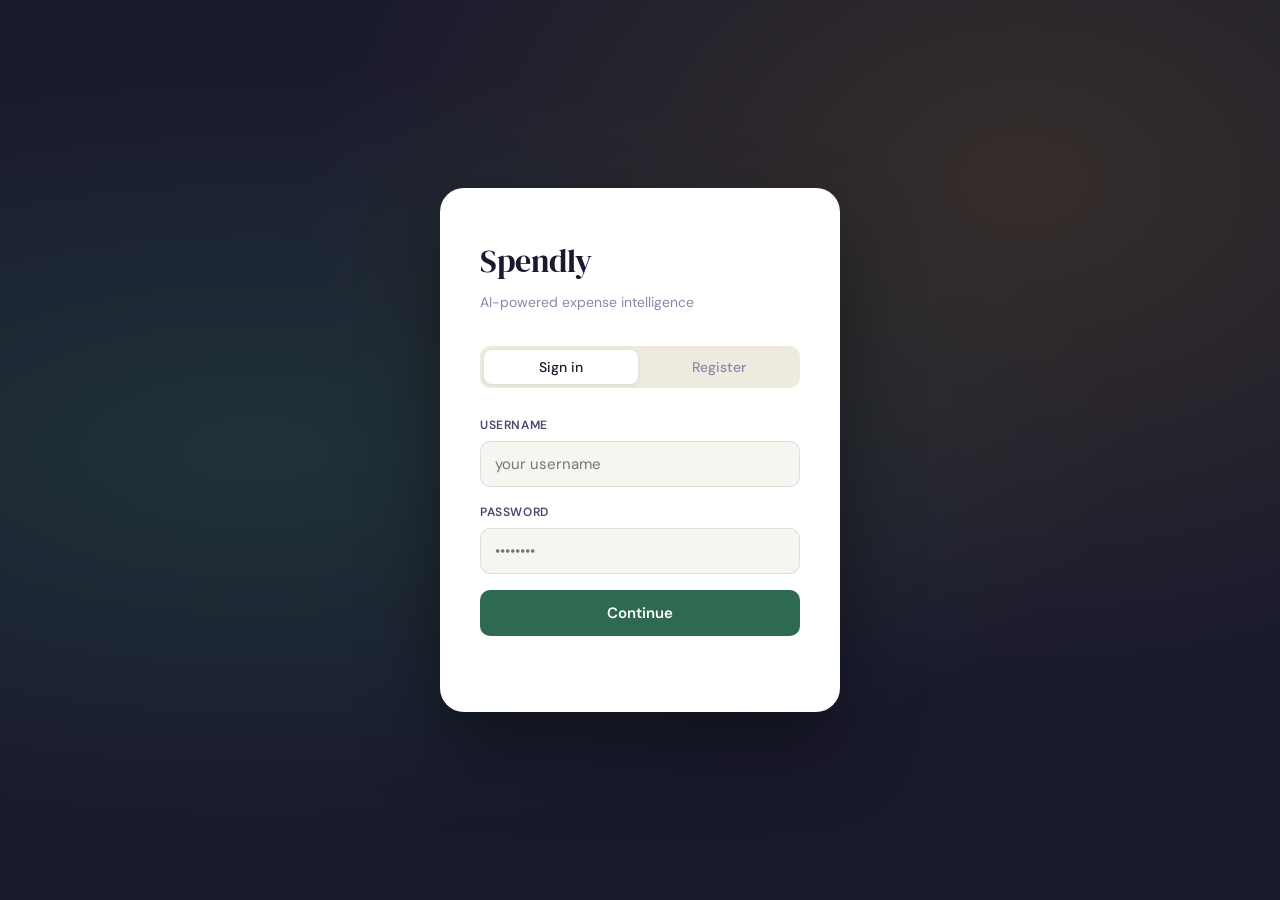
<file: index (1).html>
<!DOCTYPE html>
<html lang="en">
<head>
<meta charset="UTF-8">
<meta name="viewport" content="width=device-width, initial-scale=1.0">
<title>Spendly — Smart Expense Tracker</title>
<link href="https://fonts.googleapis.com/css2?family=DM+Serif+Display:ital@0;1&family=DM+Sans:wght@300;400;500;600&display=swap" rel="stylesheet">
<style>
  *, *::before, *::after { box-sizing: border-box; margin: 0; padding: 0; }

  :root {
    --ink:    #1a1a2e;
    --ink2:   #4a4a6a;
    --ink3:   #8888aa;
    --paper:  #f7f5f0;
    --paper2: #eeeae0;
    --paper3: #e4dfd2;
    --accent: #2d6a4f;
    --accent2:#40916c;
    --accent3:#b7e4c7;
    --gold:   #d4a017;
    --danger: #c0392b;
    --card:   #ffffff;
    --border: rgba(26,26,46,0.1);
    --shadow: 0 2px 20px rgba(26,26,46,0.08);
    --radius: 16px;
  }

  body { font-family: 'DM Sans', sans-serif; background: var(--paper); color: var(--ink); min-height: 100vh; font-size: 15px; line-height: 1.6; }

  /* ── Auth ── */
  #auth-screen { min-height: 100vh; display: flex; align-items: center; justify-content: center; background: var(--ink); background-image: radial-gradient(ellipse at 20% 50%, rgba(45,106,79,0.3) 0%, transparent 60%), radial-gradient(ellipse at 80% 20%, rgba(212,160,23,0.15) 0%, transparent 50%); }
  .auth-box { background: var(--card); border-radius: 24px; padding: 48px 40px; width: 100%; max-width: 400px; box-shadow: 0 40px 80px rgba(0,0,0,0.4); }
  .auth-logo { font-family: 'DM Serif Display', serif; font-size: 32px; color: var(--ink); margin-bottom: 4px; letter-spacing: -0.5px; }
  .auth-tagline { color: var(--ink3); font-size: 14px; margin-bottom: 32px; }
  .auth-tabs { display: flex; gap: 4px; margin-bottom: 28px; background: var(--paper2); border-radius: 10px; padding: 4px; }
  .auth-tab { flex: 1; padding: 8px; border: none; background: none; border-radius: 8px; font-family: inherit; font-size: 14px; font-weight: 500; cursor: pointer; color: var(--ink3); transition: all .2s; }
  .auth-tab.active { background: var(--card); color: var(--ink); box-shadow: 0 1px 4px rgba(0,0,0,.08); }
  .field { margin-bottom: 16px; }
  .field label { display: block; font-size: 12px; font-weight: 600; color: var(--ink2); text-transform: uppercase; letter-spacing: .05em; margin-bottom: 6px; }
  .field input { width: 100%; padding: 12px 14px; border: 1.5px solid var(--border); border-radius: 10px; font-family: inherit; font-size: 15px; color: var(--ink); background: var(--paper); outline: none; transition: border-color .2s; }
  .field input:focus { border-color: var(--accent2); }
  .btn { width: 100%; padding: 13px; border: none; border-radius: 10px; font-family: inherit; font-size: 15px; font-weight: 600; cursor: pointer; transition: all .2s; }
  .btn-primary { background: var(--accent); color: #fff; }
  .btn-primary:hover { background: var(--accent2); transform: translateY(-1px); box-shadow: 0 6px 20px rgba(45,106,79,.3); }
  .auth-error { color: var(--danger); font-size: 13px; margin-top: 10px; min-height: 18px; }

  /* ── App shell ── */
  #app-screen { display: none; min-height: 100vh; }
  .topbar { position: sticky; top: 0; z-index: 100; background: rgba(247,245,240,0.92); backdrop-filter: blur(12px); border-bottom: 1px solid var(--border); padding: 0 24px; display: flex; align-items: center; justify-content: space-between; height: 60px; }
  .topbar-logo { font-family: 'DM Serif Display', serif; font-size: 22px; color: var(--ink); }
  .topbar-right { display: flex; align-items: center; gap: 16px; }
  .topbar-user { font-size: 13px; color: var(--ink3); }
  .btn-logout { padding: 6px 14px; border: 1.5px solid var(--border); border-radius: 8px; background: none; font-family: inherit; font-size: 13px; color: var(--ink2); cursor: pointer; transition: all .2s; }
  .btn-logout:hover { border-color: var(--danger); color: var(--danger); }
  .main-layout { max-width: 1100px; margin: 0 auto; padding: 32px 24px; display: grid; grid-template-columns: 1fr 360px; gap: 28px; }

  /* ── Cards ── */
  .card { background: var(--card); border-radius: var(--radius); border: 1px solid var(--border); box-shadow: var(--shadow); overflow: hidden; }
  .card-header { padding: 20px 24px 16px; border-bottom: 1px solid var(--border); display: flex; align-items: center; justify-content: space-between; }
  .card-title { font-family: 'DM Serif Display', serif; font-size: 20px; color: var(--ink); }
  .card-body { padding: 24px; }

  /* ── Stats ── */
  .stats-row { display: grid; grid-template-columns: repeat(3,1fr); gap: 16px; margin-bottom: 28px; }
  .stat-card { background: var(--card); border-radius: var(--radius); border: 1px solid var(--border); padding: 20px 22px; position: relative; overflow: hidden; }
  .stat-card::after { content: ''; position: absolute; right: -20px; top: -20px; width: 80px; height: 80px; border-radius: 50%; background: var(--accent3); opacity: 0.3; }
  .stat-label { font-size: 12px; font-weight: 600; text-transform: uppercase; letter-spacing: .06em; color: var(--ink3); margin-bottom: 6px; }
  .stat-value { font-family: 'DM Serif Display', serif; font-size: 28px; color: var(--ink); }

  /* ── AI Insight banner ── */
  .insight-banner { background: linear-gradient(135deg, var(--ink) 0%, #2d3a5e 100%); border-radius: var(--radius); padding: 20px 24px; margin-bottom: 28px; display: flex; align-items: flex-start; gap: 14px; position: relative; overflow: hidden; }
  .insight-banner::before { content: ''; position: absolute; right: -30px; bottom: -30px; width: 140px; height: 140px; border-radius: 50%; background: rgba(45,106,79,0.25); }
  .insight-icon { font-size: 24px; flex-shrink: 0; margin-top: 2px; }
  .insight-label { font-size: 11px; font-weight: 600; text-transform: uppercase; letter-spacing: .08em; color: var(--accent3); margin-bottom: 4px; }
  .insight-text { font-size: 14px; color: rgba(255,255,255,0.9); line-height: 1.55; }

  /* ── Add form ── */
  .add-form { margin-bottom: 28px; }
  .form-row { display: grid; grid-template-columns: 1fr 1fr; gap: 12px; margin-bottom: 12px; }
  .form-row.three { grid-template-columns: 2fr 1fr 1fr; }
  .form-field label { display: block; font-size: 11px; font-weight: 600; text-transform: uppercase; letter-spacing: .06em; color: var(--ink3); margin-bottom: 5px; }
  .form-field input, .form-field select { width: 100%; padding: 10px 12px; border: 1.5px solid var(--border); border-radius: 10px; font-family: inherit; font-size: 14px; color: var(--ink); background: var(--paper); outline: none; transition: border-color .2s; appearance: none; }
  .form-field input:focus, .form-field select:focus { border-color: var(--accent2); background: #fff; }
  .category-row { display: flex; gap: 8px; align-items: flex-end; margin-bottom: 14px; }
  .category-row .form-field { flex: 1; }
  .btn-ai-cat { padding: 10px 14px; border: 1.5px solid var(--accent2); border-radius: 10px; background: none; color: var(--accent); font-family: inherit; font-size: 13px; font-weight: 600; cursor: pointer; white-space: nowrap; transition: all .2s; display: flex; align-items: center; gap: 6px; height: 40px; }
  .btn-ai-cat:hover { background: var(--accent3); }
  .btn-ai-cat.loading { opacity: .6; pointer-events: none; }
  .btn-add { padding: 11px 22px; border: none; border-radius: 10px; background: var(--accent); color: #fff; font-family: inherit; font-size: 14px; font-weight: 600; cursor: pointer; transition: all .2s; }
  .btn-add:hover { background: var(--accent2); transform: translateY(-1px); }

  /* ── Expense list ── */
  .expense-list { display: flex; flex-direction: column; gap: 10px; }
  .expense-item { display: flex; align-items: center; gap: 14px; padding: 14px 16px; border-radius: 12px; background: var(--paper); border: 1px solid var(--border); transition: box-shadow .2s; animation: slideIn .25s ease; }
  @keyframes slideIn { from { opacity: 0; transform: translateY(-8px); } to { opacity: 1; transform: none; } }
  .expense-item:hover { box-shadow: 0 4px 16px rgba(0,0,0,.06); }
  .cat-dot { width: 10px; height: 10px; border-radius: 50%; flex-shrink: 0; }
  .expense-info { flex: 1; min-width: 0; }
  .expense-title { font-weight: 500; font-size: 14px; color: var(--ink); white-space: nowrap; overflow: hidden; text-overflow: ellipsis; }
  .expense-meta { font-size: 12px; color: var(--ink3); display: flex; gap: 8px; align-items: center; margin-top: 1px; }
  .cat-badge { font-size: 11px; font-weight: 600; padding: 2px 8px; border-radius: 20px; background: var(--accent3); color: var(--accent); }
  .expense-amount { font-family: 'DM Serif Display', serif; font-size: 17px; color: var(--ink); flex-shrink: 0; }
  .btn-del { background: none; border: none; cursor: pointer; color: var(--ink3); font-size: 18px; line-height: 1; padding: 4px; border-radius: 6px; transition: all .15s; flex-shrink: 0; }
  .btn-del:hover { color: var(--danger); background: rgba(192,57,43,.08); }
  .empty-state { text-align: center; padding: 40px 20px; color: var(--ink3); font-size: 14px; }
  .empty-state-icon { font-size: 40px; margin-bottom: 12px; }

  /* ── Right col ── */
  .right-col { display: flex; flex-direction: column; gap: 24px; }

  /* ── AI Advisor ── */
  .advisor-messages { max-height: 300px; overflow-y: auto; padding: 16px; display: flex; flex-direction: column; gap: 12px; scrollbar-width: thin; }
  .msg { display: flex; flex-direction: column; gap: 4px; animation: slideIn .2s ease; }
  .msg.user .bubble { background: var(--accent); color: #fff; border-radius: 14px 14px 4px 14px; align-self: flex-end; max-width: 85%; padding: 10px 14px; font-size: 14px; line-height: 1.5; }
  .msg.ai .bubble { background: var(--paper2); color: var(--ink); border-radius: 14px 14px 14px 4px; align-self: flex-start; max-width: 90%; padding: 10px 14px; font-size: 14px; line-height: 1.55; }
  .msg.ai .sender { font-size: 11px; font-weight: 600; color: var(--accent); text-transform: uppercase; letter-spacing: .05em; }
  .advisor-input-row { display: flex; gap: 8px; padding: 12px 16px; border-top: 1px solid var(--border); }
  .advisor-input { flex: 1; padding: 10px 14px; border: 1.5px solid var(--border); border-radius: 10px; font-family: inherit; font-size: 14px; color: var(--ink); background: var(--paper); outline: none; resize: none; transition: border-color .2s; }
  .advisor-input:focus { border-color: var(--accent2); background: #fff; }
  .btn-send { padding: 10px 16px; border: none; border-radius: 10px; background: var(--accent); color: #fff; font-family: inherit; font-size: 20px; cursor: pointer; transition: all .2s; line-height: 1; align-self: flex-end; }
  .btn-send:hover { background: var(--accent2); }
  .btn-send:disabled { opacity: .5; pointer-events: none; }
  .quick-questions { padding: 0 16px 14px; display: flex; flex-wrap: wrap; gap: 6px; }
  .quick-q { font-size: 12px; padding: 5px 12px; border: 1.5px solid var(--border); border-radius: 20px; background: none; color: var(--ink2); cursor: pointer; font-family: inherit; transition: all .15s; }
  .quick-q:hover { border-color: var(--accent2); color: var(--accent); background: var(--accent3); }

  /* ── Category breakdown ── */
  .cat-list { display: flex; flex-direction: column; gap: 10px; }
  .cat-row { display: flex; align-items: center; gap: 10px; }
  .cat-name { font-size: 13px; color: var(--ink2); width: 110px; flex-shrink: 0; white-space: nowrap; overflow: hidden; text-overflow: ellipsis; }
  .cat-bar-wrap { flex: 1; height: 6px; background: var(--paper3); border-radius: 3px; overflow: hidden; }
  .cat-bar { height: 100%; border-radius: 3px; transition: width .5s ease; }
  .cat-amt { font-size: 13px; font-weight: 600; color: var(--ink); width: 70px; text-align: right; flex-shrink: 0; }

  .typing-dots span { display: inline-block; width: 5px; height: 5px; margin: 0 1px; background: var(--ink3); border-radius: 50%; animation: bounce .8s infinite; }
  .typing-dots span:nth-child(2) { animation-delay: .15s; }
  .typing-dots span:nth-child(3) { animation-delay: .3s; }
  @keyframes bounce { 0%,80%,100% { transform: translateY(0); } 40% { transform: translateY(-6px); } }

  @media (max-width: 800px) { .main-layout { grid-template-columns: 1fr; } .stats-row { grid-template-columns: 1fr 1fr; } .form-row.three { grid-template-columns: 1fr 1fr; } }
</style>
</head>
<body>

<!-- ═══ AUTH ═══ -->
<div id="auth-screen">
  <div class="auth-box">
    <div class="auth-logo">Spendly</div>
    <div class="auth-tagline">AI-powered expense intelligence</div>
    <div class="auth-tabs">
      <button class="auth-tab active" onclick="switchTab('login')">Sign in</button>
      <button class="auth-tab" onclick="switchTab('register')">Register</button>
    </div>
    <div class="field"><label>Username</label><input id="auth-username" type="text" placeholder="your username"></div>
    <div class="field"><label>Password</label><input id="auth-password" type="password" placeholder="••••••••" onkeydown="if(event.key==='Enter')doAuth()"></div>
    <button class="btn btn-primary" onclick="doAuth()">Continue</button>
    <div class="auth-error" id="auth-error"></div>
  </div>
</div>

<!-- ═══ APP ═══ -->
<div id="app-screen">
  <header class="topbar">
    <div class="topbar-logo">Spendly</div>
    <div class="topbar-right">
      <span class="topbar-user" id="topbar-username"></span>
      <button class="btn-logout" onclick="logout()">Sign out</button>
    </div>
  </header>

  <div class="main-layout">
    <div>
      <div class="stats-row">
        <div class="stat-card"><div class="stat-label">Total spent</div><div class="stat-value" id="stat-total">$0</div></div>
        <div class="stat-card"><div class="stat-label">This month</div><div class="stat-value" id="stat-month">$0</div></div>
        <div class="stat-card"><div class="stat-label">Expenses</div><div class="stat-value" id="stat-count">0</div></div>
      </div>

      <div class="insight-banner" id="insight-banner" style="display:none">
        <div class="insight-icon">✦</div>
        <div style="position:relative;z-index:1">
          <div class="insight-label">AI Insight</div>
          <div class="insight-text" id="insight-text"></div>
        </div>
      </div>

      <div class="card add-form">
        <div class="card-header"><div class="card-title">Add expense</div></div>
        <div class="card-body">
          <div class="form-row three">
            <div class="form-field"><label>Title</label><input id="exp-title" type="text" placeholder="e.g. Grocery run" oninput="onTitleInput()"></div>
            <div class="form-field"><label>Amount ($)</label><input id="exp-amount" type="number" placeholder="0.00" min="0" step="0.01"></div>
            <div class="form-field"><label>Date</label><input id="exp-date" type="date"></div>
          </div>
          <div class="category-row">
            <div class="form-field"><label>Category</label><select id="exp-category"></select></div>
            <button class="btn-ai-cat" id="btn-ai-cat" onclick="autoCategorise()">
              <span id="ai-cat-icon">✦</span> Auto-detect
            </button>
          </div>
          <button class="btn-add" onclick="addExpense()">Add expense</button>
        </div>
      </div>

      <div class="card">
        <div class="card-header"><div class="card-title">Recent expenses</div></div>
        <div class="card-body" style="padding:16px">
          <div class="expense-list" id="expense-list">
            <div class="empty-state"><div class="empty-state-icon">🧾</div>Add your first expense above</div>
          </div>
        </div>
      </div>
    </div>

    <div class="right-col">
      <div class="card">
        <div class="card-header">
          <div class="card-title">AI Advisor</div>
          <span style="font-size:12px;color:var(--ink3)">Claude</span>
        </div>
        <div class="advisor-messages" id="advisor-messages">
          <div class="msg ai">
            <div class="sender">Spendly AI</div>
            <div class="bubble">Hi! I'm your personal finance advisor. I can see your spending data and help you make smarter decisions. What would you like to know?</div>
          </div>
        </div>
        <div class="quick-questions">
          <button class="quick-q" onclick="askQuestion('Where am I spending the most?')">Top spending?</button>
          <button class="quick-q" onclick="askQuestion('How can I save more money?')">Save more?</button>
          <button class="quick-q" onclick="askQuestion('Am I overspending on food?')">Food budget?</button>
          <button class="quick-q" onclick="askQuestion('Give me a monthly spending summary')">Summary</button>
        </div>
        <div class="advisor-input-row">
          <textarea class="advisor-input" id="advisor-input" rows="1" placeholder="Ask anything about your finances…"
            onkeydown="if(event.key==='Enter'&&!event.shiftKey){event.preventDefault();sendAdvice();}"></textarea>
          <button class="btn-send" id="btn-send" onclick="sendAdvice()">↑</button>
        </div>
      </div>

      <div class="card">
        <div class="card-header"><div class="card-title">By category</div></div>
        <div class="card-body">
          <div class="cat-list" id="cat-breakdown"><div style="color:var(--ink3);font-size:13px">No data yet</div></div>
        </div>
      </div>
    </div>
  </div>
</div>

<script>
const API = '';
let token = localStorage.getItem('spendly_token') || '';
let currentTab = 'login';
let expenses = [];
let debounceTimer;

const CAT_COLORS = {
  'Food & Dining':'#e76f51','Transport':'#457b9d','Housing':'#6d6875',
  'Utilities':'#f4a261','Healthcare':'#e9c46a','Entertainment':'#264653',
  'Shopping':'#48cae4','Education':'#2a9d8f','Travel':'#f4a261',
  'Savings':'#40916c','Investment':'#1b4332','Insurance':'#b5838d',
  'Personal Care':'#e07a5f','Gifts & Donations':'#d4a017','General':'#adb5bd'
};

function switchTab(tab) {
  currentTab = tab;
  document.querySelectorAll('.auth-tab').forEach((t,i) => t.classList.toggle('active', (i===0&&tab==='login')||(i===1&&tab==='register')));
  document.getElementById('auth-error').textContent = '';
}

async function doAuth() {
  const username = document.getElementById('auth-username').value.trim();
  const password = document.getElementById('auth-password').value;
  const errEl = document.getElementById('auth-error');
  errEl.style.color = 'var(--danger)';
  errEl.textContent = '';
  if (!username || !password) { errEl.textContent = 'Please fill in all fields.'; return; }
  const res = await fetch(API + (currentTab==='login'?'/api/login':'/api/register'), {
    method:'POST', headers:{'Content-Type':'application/json'},
    body: JSON.stringify({ username, password })
  });
  const data = await res.json();
  if (!res.ok) { errEl.textContent = data.error || 'Something went wrong.'; return; }
  if (currentTab === 'register') {
    errEl.style.color = 'var(--accent)';
    errEl.textContent = 'Registered! Please sign in.';
    switchTab('login'); return;
  }
  token = data.token;
  localStorage.setItem('spendly_token', token);
  showApp(username);
}

function logout() {
  token = ''; localStorage.removeItem('spendly_token');
  document.getElementById('app-screen').style.display = 'none';
  document.getElementById('auth-screen').style.display = 'flex';
}

async function showApp(username) {
  document.getElementById('auth-screen').style.display = 'none';
  document.getElementById('app-screen').style.display = 'block';
  document.getElementById('topbar-username').textContent = username || '';
  document.getElementById('exp-date').value = new Date().toISOString().slice(0,10);
  await loadCategories();
  await loadExpenses();
  loadInsight();
}

async function loadCategories() {
  const res = await fetch(API + '/api/categories');
  const data = await res.json();
  const sel = document.getElementById('exp-category');
  sel.innerHTML = data.categories.map(c => `<option value="${c}">${c}</option>`).join('');
}

async function loadExpenses() {
  const res = await apiFetch('/api/expenses');
  if (!res.ok) return;
  const data = await res.json();
  expenses = data.expenses;
  renderExpenses(); renderStats(); renderCategoryBreakdown();
}

function renderExpenses() {
  const el = document.getElementById('expense-list');
  if (!expenses.length) { el.innerHTML = `<div class="empty-state"><div class="empty-state-icon">🧾</div>Add your first expense above</div>`; return; }
  el.innerHTML = expenses.map(e => {
    const color = CAT_COLORS[e.category] || '#adb5bd';
    const date = new Date(e.date).toLocaleDateString('en-US',{month:'short',day:'numeric'});
    return `<div class="expense-item">
      <div class="cat-dot" style="background:${color}"></div>
      <div class="expense-info">
        <div class="expense-title">${esc(e.title)}</div>
        <div class="expense-meta"><span class="cat-badge">${esc(e.category)}</span><span>${date}</span></div>
      </div>
      <div class="expense-amount">$${Number(e.amount).toFixed(2)}</div>
      <button class="btn-del" onclick="deleteExpense('${e._id}')">×</button>
    </div>`;
  }).join('');
}

function renderStats() {
  const total = expenses.reduce((s,e)=>s+e.amount,0);
  const now = new Date();
  const month = expenses.filter(e=>{const d=new Date(e.date);return d.getMonth()===now.getMonth()&&d.getFullYear()===now.getFullYear();}).reduce((s,e)=>s+e.amount,0);
  document.getElementById('stat-total').textContent = '$'+total.toFixed(2);
  document.getElementById('stat-month').textContent = '$'+month.toFixed(2);
  document.getElementById('stat-count').textContent = expenses.length;
}

function renderCategoryBreakdown() {
  const summary = {};
  for (const e of expenses) summary[e.category] = (summary[e.category]||0) + e.amount;
  const sorted = Object.entries(summary).sort((a,b)=>b[1]-a[1]).slice(0,7);
  const max = sorted[0]?.[1]||1;
  const el = document.getElementById('cat-breakdown');
  if (!sorted.length) { el.innerHTML = '<div style="color:var(--ink3);font-size:13px">No data yet</div>'; return; }
  el.innerHTML = sorted.map(([cat,amt]) => {
    const color = CAT_COLORS[cat]||'#adb5bd';
    const pct = (amt/max*100).toFixed(1);
    return `<div class="cat-row">
      <div class="cat-name">${esc(cat)}</div>
      <div class="cat-bar-wrap"><div class="cat-bar" style="width:${pct}%;background:${color}"></div></div>
      <div class="cat-amt">$${amt.toFixed(0)}</div>
    </div>`;
  }).join('');
}

async function addExpense() {
  const title = document.getElementById('exp-title').value.trim();
  const amount = document.getElementById('exp-amount').value;
  const category = document.getElementById('exp-category').value;
  const date = document.getElementById('exp-date').value;
  if (!title || !amount) return;
  const res = await apiFetch('/api/expenses', { method:'POST', body:JSON.stringify({title,amount:parseFloat(amount),category,date:date||undefined}) });
  if (!res.ok) return;
  document.getElementById('exp-title').value = '';
  document.getElementById('exp-amount').value = '';
  await loadExpenses(); loadInsight();
}

async function deleteExpense(id) {
  const res = await apiFetch(`/api/expenses/${id}`, {method:'DELETE'});
  if (!res.ok) return;
  await loadExpenses(); loadInsight();
}

function onTitleInput() {
  clearTimeout(debounceTimer);
  const title = document.getElementById('exp-title').value.trim();
  if (title.length < 3) return;
  debounceTimer = setTimeout(() => autoCategorise(true), 900);
}

async function autoCategorise() {
  const title = document.getElementById('exp-title').value.trim();
  const amount = document.getElementById('exp-amount').value;
  if (!title) return;
  const btn = document.getElementById('btn-ai-cat');
  btn.classList.add('loading');
  document.getElementById('ai-cat-icon').textContent = '…';
  const res = await apiFetch('/api/ai/categorise', { method:'POST', body:JSON.stringify({title,amount:amount?parseFloat(amount):undefined}) });
  btn.classList.remove('loading');
  document.getElementById('ai-cat-icon').textContent = '✦';
  if (!res.ok) return;
  const data = await res.json();
  document.getElementById('exp-category').value = data.category;
}

async function loadInsight() {
  if (!expenses.length) return;
  const res = await apiFetch('/api/ai/insight');
  if (!res.ok) return;
  const data = await res.json();
  document.getElementById('insight-text').textContent = data.insight;
  document.getElementById('insight-banner').style.display = 'flex';
}

function askQuestion(q) { document.getElementById('advisor-input').value = q; sendAdvice(); }

async function sendAdvice() {
  const input = document.getElementById('advisor-input');
  const question = input.value.trim();
  if (!question) return;
  input.value = '';
  const msgs = document.getElementById('advisor-messages');
  msgs.innerHTML += `<div class="msg user"><div class="bubble">${esc(question)}</div></div>`;
  const typingId = 'typing-'+Date.now();
  msgs.innerHTML += `<div class="msg ai" id="${typingId}"><div class="sender">Spendly AI</div><div class="bubble"><div class="typing-dots"><span></span><span></span><span></span></div></div></div>`;
  msgs.scrollTop = msgs.scrollHeight;
  document.getElementById('btn-send').disabled = true;
  const res = await fetch(API+'/api/ai/advice', {
    method:'POST',
    headers:{'Content-Type':'application/json','Authorization':'Bearer '+token},
    body:JSON.stringify({question})
  });
  const bubble = document.getElementById(typingId).querySelector('.bubble');
  bubble.innerHTML = '';
  let text = '';
  const reader = res.body.getReader();
  const decoder = new TextDecoder();
  while (true) {
    const {done,value} = await reader.read();
    if (done) break;
    for (const line of decoder.decode(value).split('\n')) {
      if (!line.startsWith('data: ')) continue;
      const payload = line.slice(6).trim();
      if (payload === '[DONE]') break;
      try { const {text:t} = JSON.parse(payload); text += t; bubble.textContent = text; msgs.scrollTop = msgs.scrollHeight; } catch {}
    }
  }
  document.getElementById('btn-send').disabled = false;
}

function apiFetch(path, opts={}) {
  return fetch(API+path, { ...opts, headers:{'Content-Type':'application/json','Authorization':'Bearer '+token,...(opts.headers||{})}, body:opts.body });
}

function esc(s) { return String(s).replace(/&/g,'&amp;').replace(/</g,'&lt;').replace(/>/g,'&gt;').replace(/"/g,'&quot;'); }

if (token) { try { JSON.parse(atob(token.split('.')[1])); showApp(''); } catch { logout(); } }
</script>
</body>
</html>
</file>
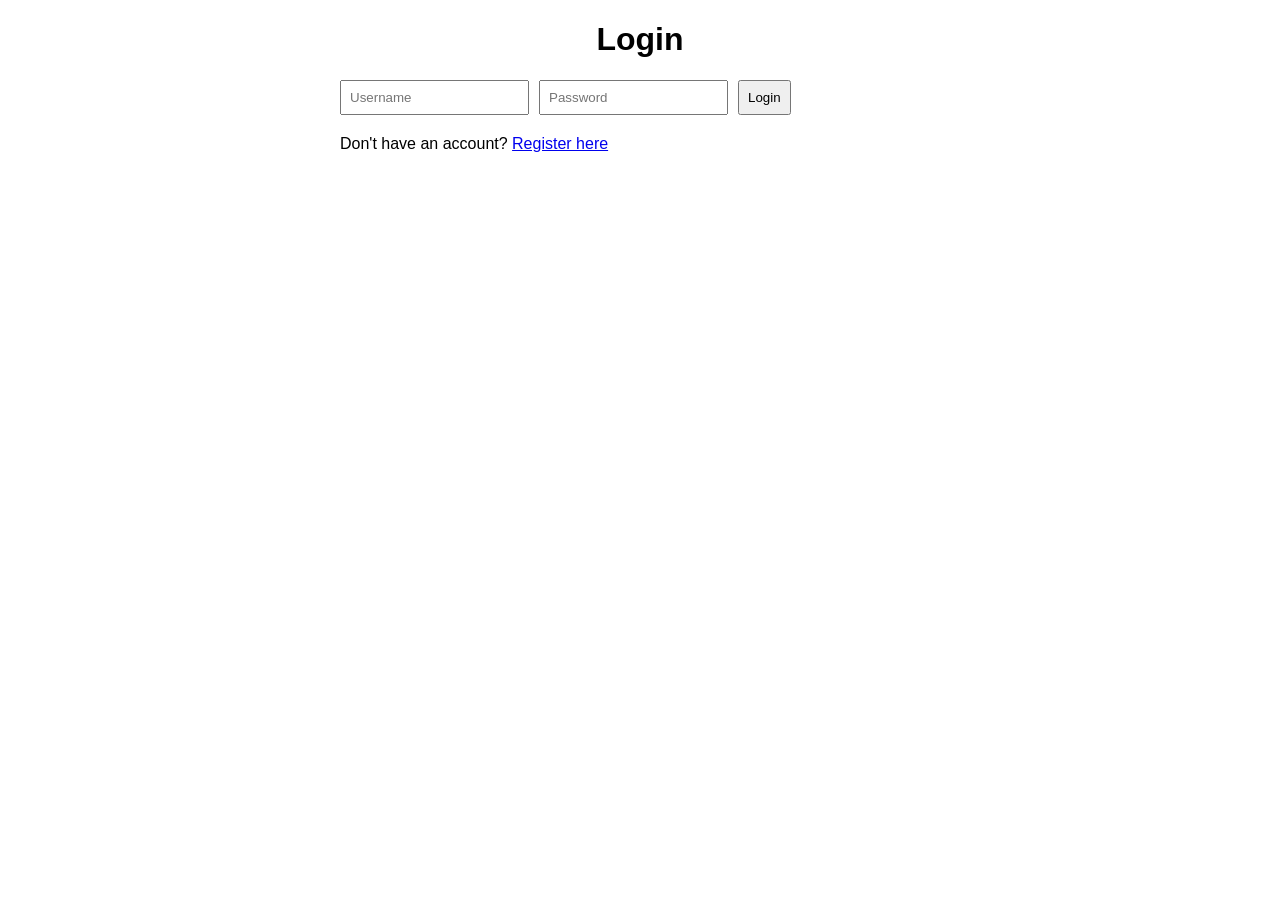
<file: login.html>
<!DOCTYPE html>
<html lang="en">
<head>
  <meta charset="UTF-8" />
  <title>Login - Expense Tracker</title>
  <link rel="stylesheet" href="style.css">
</head>
<body>
  <h1>Login</h1>
  <form id="login-form">
    <input type="text" id="username" placeholder="Username" required>
    <input type="password" id="password" placeholder="Password" required>
    <button type="submit">Login</button>
  </form>
  <p>Don't have an account? <a href="register.html">Register here</a></p>
  <script src="auth.js"></script>
  <script>
    document.getElementById('login-form').addEventListener('submit', async function(e){
      e.preventDefault();
      const username = document.getElementById('username').value;
      const password = document.getElementById('password').value;
      const res = await fetch('/api/login', {
        method: 'POST',
        headers: {'Content-Type': 'application/json'},
        body: JSON.stringify({username, password})
      });
      if(res.ok) {
        const data = await res.json();
        localStorage.setItem('token', data.token);
        window.location.href = 'index.html';
      } else {
        alert('Login failed');
      }
    });
  </script>
</body>
</html>
</file>
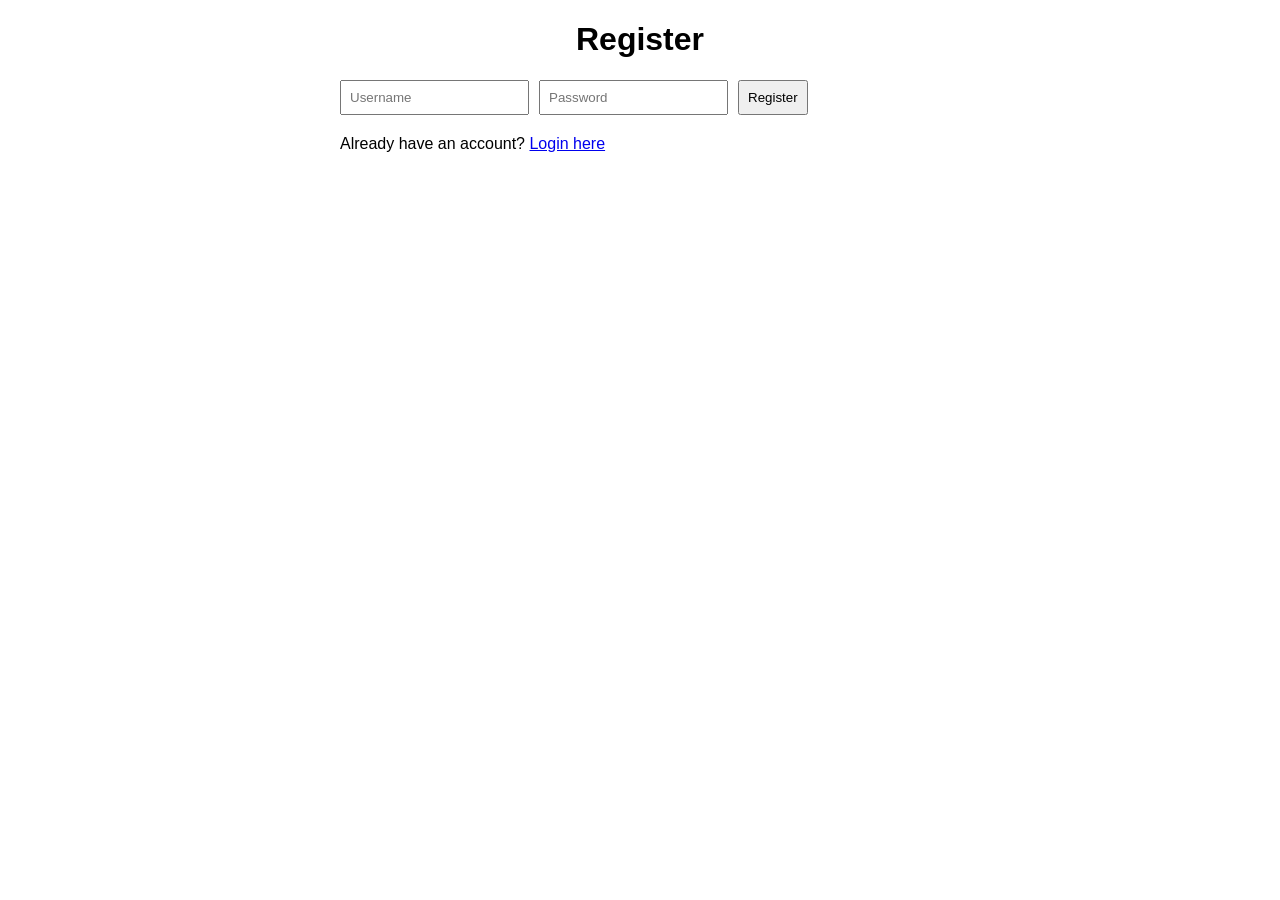
<file: register.html>
<!DOCTYPE html>
<html lang="en">
<head>
  <meta charset="UTF-8" />
  <title>Register - Expense Tracker</title>
  <link rel="stylesheet" href="style.css">
</head>
<body>
  <h1>Register</h1>
  <form id="register-form">
    <input type="text" id="username" placeholder="Username" required>
    <input type="password" id="password" placeholder="Password" required>
    <button type="submit">Register</button>
  </form>
  <p>Already have an account? <a href="login.html">Login here</a></p>
  <script>
    document.getElementById('register-form').addEventListener('submit', async function(e){
      e.preventDefault();
      const username = document.getElementById('username').value;
      const password = document.getElementById('password').value;
      const res = await fetch('/api/register', {
        method: 'POST',
        headers: {'Content-Type': 'application/json'},
        body: JSON.stringify({username, password})
      });
      if(res.ok) {
        alert('Registration complete. Please login.');
        window.location.href = 'login.html';
      } else {
        alert('Registration failed');
      }
    });
  </script>
</body>
</html>
</file>
<file: style.css>
body {
  font-family: Arial, sans-serif;
  max-width: 600px;
  margin: auto;
}
h1 {
  text-align: center;
}
form {
  display: flex;
  gap: 10px;
  margin-bottom: 20px;
}
input, button {
  padding: 8px;
}
ul {
  list-style-type: none;
  padding: 0;
}
li {
  margin-bottom: 10px;
  border: 1px solid #ddd;
  padding: 10px;
}
</file>
